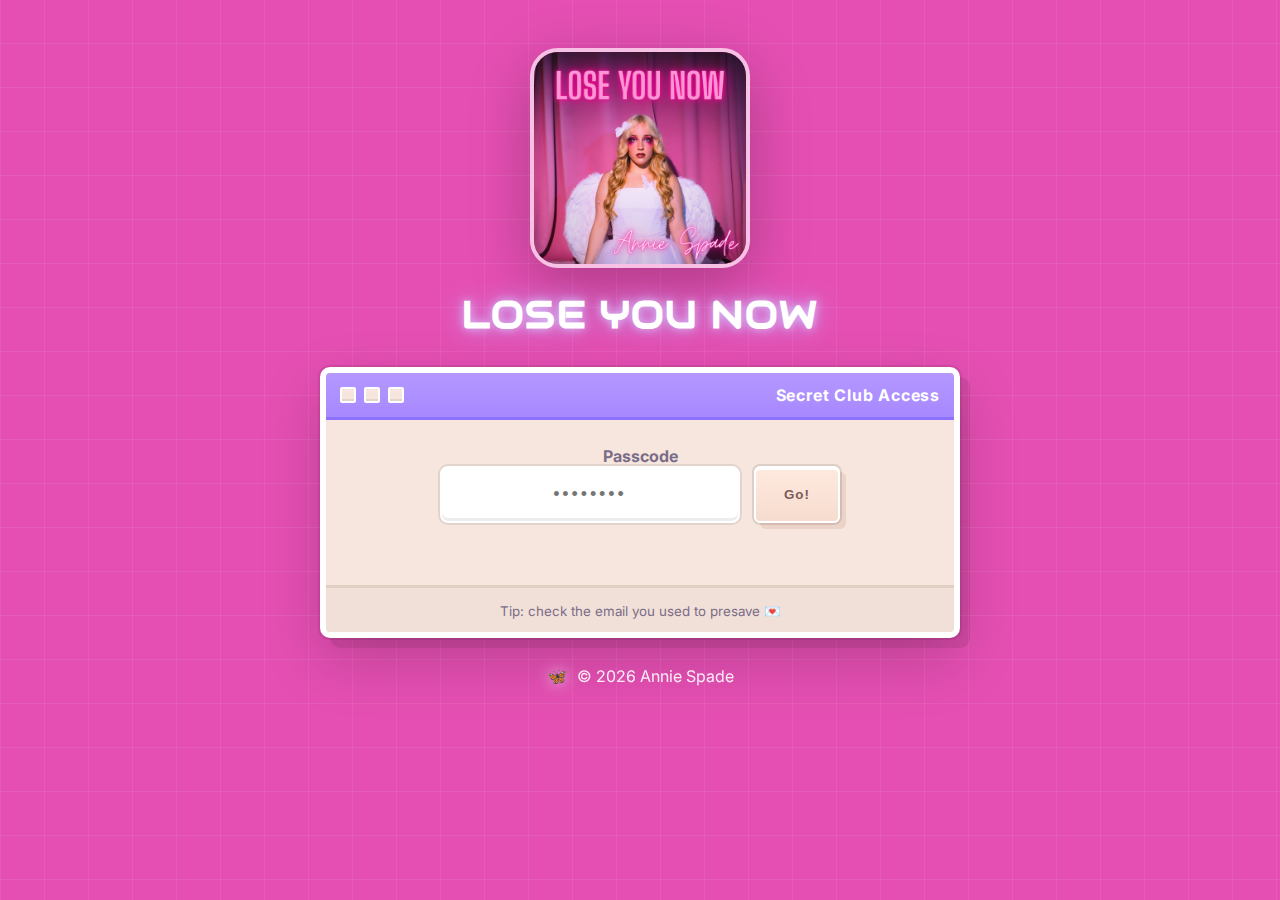
<file: LYN Promo Site/index.html>
<!doctype html>
<html lang="en">
<head>
  <meta charset="utf-8" />
  <meta name="viewport" content="width=device-width, initial-scale=1" />
  <title>Lose You Now — Access</title>
  <link rel="preconnect" href="https://fonts.googleapis.com">
  <link href="https://fonts.googleapis.com/css2?family=Audiowide&family=Inter:wght@400;600&display=swap" rel="stylesheet">
  <link rel="stylesheet" href="styles.css" />
  <meta name="theme-color" content="#ff7ac9">
</head>
<body class="pink-bg">
  <div class="noise"></div>

  <main class="center-wrap">
    <img class="cover" src="assets/cover.jpg" alt="Lose You Now cover art by Annie Spade" />
    <h1 class="neon">LOSE YOU NOW</h1>

    <!-- Grey vintage box -->
    <section class="vault">
      <div class="vault-head">
        <span class="dot"></span><span class="dot"></span><span class="dot"></span>
        <span class="vault-title">Secret Club Access</span>
      </div>

      <div class="vault-body">
        <label class="label" for="code-input">Passcode</label>
        <div class="input-row">
          <input id="code-input" class="code-input" placeholder="••••••••" autocomplete="one-time-code" />
          <button id="enter-btn" class="enter-btn window-btn">Go!</button>
        </div>
        <p id="msg" class="msg" role="status" aria-live="polite"></p>
      </div>
      <div class="vault-foot">
        <small>Tip: check the email you used to presave 💌</small>
      </div>
    </section>

    <footer class="ft">
      <span class="butterfly">🦋</span>
      <span>© <script>document.write(new Date().getFullYear())</script> Annie Spade</span>
    </footer>
  </main>

  <script src="script.js"></script>
</body>
</html>
</file>
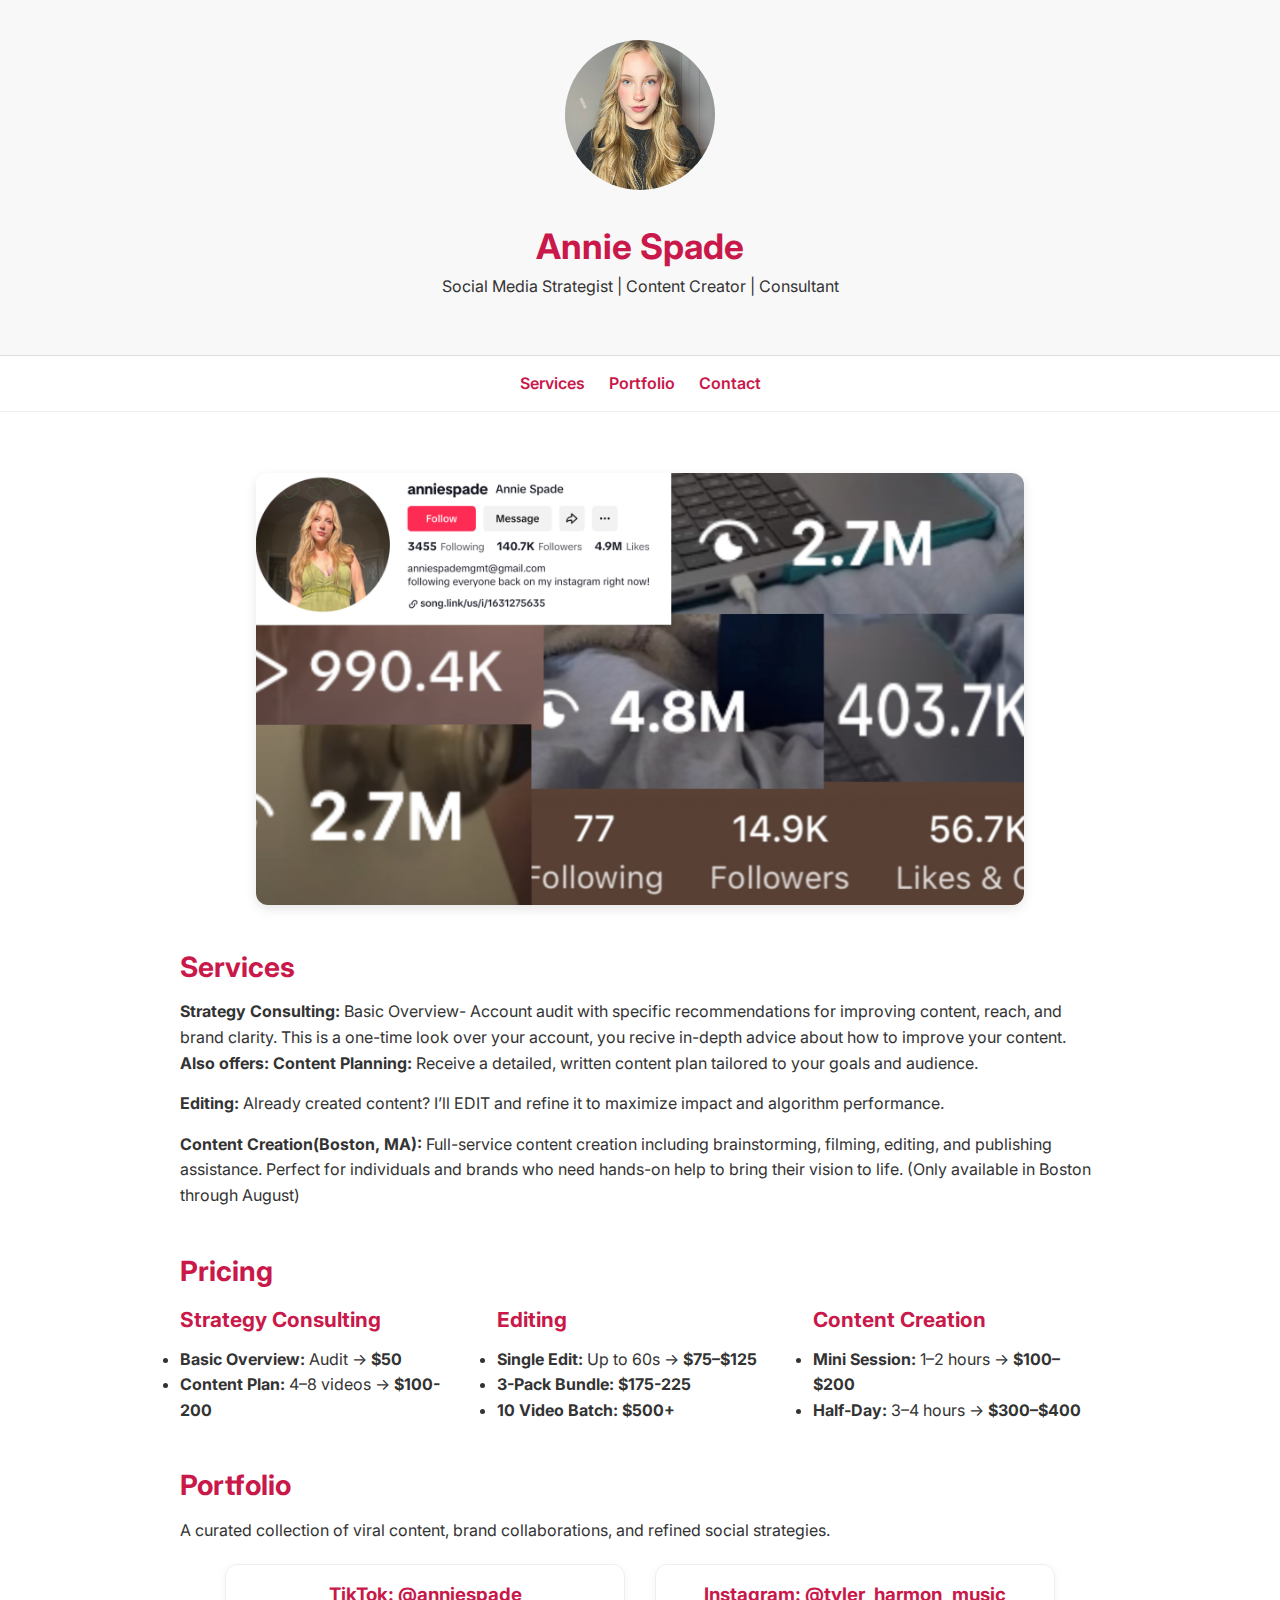
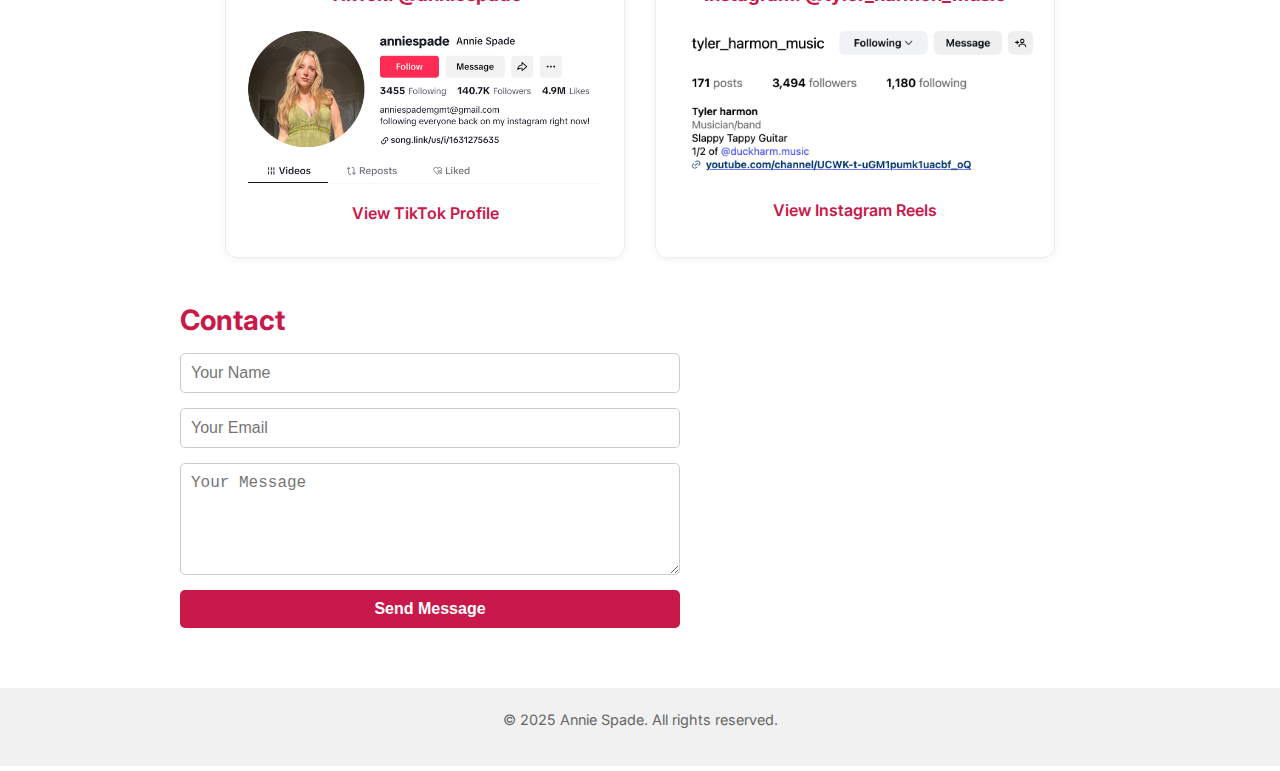
<file: index1.html>
<!DOCTYPE html>
<html lang="en">
<head>
  <meta charset="UTF-8" />
  <meta name="viewport" content="width=device-width, initial-scale=1.0" />
  <title>Annie Spade | Social Media Services</title>
  <link href="https://fonts.googleapis.com/css2?family=Inter:wght@400;600&display=swap" rel="stylesheet" />
  <style>
    * {
      box-sizing: border-box;
      margin: 0;
      padding: 0;
    }
    body {
      font-family: 'Inter', sans-serif;
      background-color: #ffffff;
      color: #333;
      line-height: 1.6;
    }
    header {
      background-color: #f8f8f8;
      padding: 40px 20px;
      text-align: center;
      border-bottom: 1px solid #ddd;
    }
    header img {
      width: 150px;
      height: 150px;
      object-fit: cover;
      border-radius: 50%;
      margin-bottom: 20px;
    }
    header h1 {
      font-size: 2.2rem;
      color: #c9184a;
    }
    nav {
      display: flex;
      justify-content: center;
      gap: 1.5rem;
      padding: 15px;
      background-color: #fff;
      border-bottom: 1px solid #eee;
    }
    nav a {
      text-decoration: none;
      color: #c9184a;
      font-weight: 600;
    }
    .banner {
      width: 60%;
      max-width: 60%;
      margin: 20px auto;
      text-align: center;
    }
    .banner-text {
      font-size: 1.2rem;
      color: #c9184a;
      font-weight: 600;
      margin-bottom: 10px;
      opacity: 0;
      transform: translateY(20px);
      animation: fadeInUp 1s ease-in-out forwards;
    }
    .banner img {
      width: 100%;
      height: auto;
      display: block;
      object-fit: cover;
      border-radius: 12px;
      box-shadow: 0 4px 12px rgba(0,0,0,0.1);
    }
    @keyframes fadeInUp {
      to {
        opacity: 1;
        transform: translateY(0);
      }
    }
    .container {
      max-width: 960px;
      margin: auto;
      padding: 20px;
    }
    section {
      margin-bottom: 40px;
    }
    h2 {
      font-size: 1.75rem;
      margin-bottom: 10px;
      color: #c9184a;
    }
    p {
      margin-bottom: 15px;
    }
    form {
      display: flex;
      flex-direction: column;
      gap: 15px;
      max-width: 500px;
    }
    input, textarea, button {
      padding: 10px;
      font-size: 1rem;
      border: 1px solid #ccc;
      border-radius: 5px;
    }
    button {
      background-color: #c9184a;
      color: white;
      border: none;
      cursor: pointer;
      font-weight: 600;
    }
    button:hover {
      background-color: #a01338;
    }
    footer {
      text-align: center;
      padding: 20px;
      background-color: #f1f1f1;
      font-size: 0.9rem;
      color: #666;
    }
    @media (max-width: 600px) {
      header h1 {
        font-size: 1.75rem;
      }
      nav {
        flex-direction: column;
        align-items: center;
      }
      .banner {
        width: 90%;
        max-width: 90%;
      }
    }
  </style>
</head>
<body>
  <header>
    <img src="IMG_6293.jpg" alt="Annie Spade Headshot" />
    <h1>Annie Spade</h1>
    <p>Social Media Strategist | Content Creator | Consultant</p>
  </header>

  <nav>
    <a href="#services">Services</a>
    <a href="#portfolio">Portfolio</a>
    <a href="#contact">Contact</a>
  </nav>

  <div class="banner">
    <div class="banner-text">You want these numbers? Let’s make it happen.</div>
    <img src="DB494566-06B7-4B80-BCFC-0076F8139506.JPEG" alt="Results Banner" />
  </div>

  <div class="container">
    <section id="services">
      <h2>Services</h2>
      <p><strong>Strategy Consulting:</strong> Basic Overview- Account audit with specific recommendations for improving content, reach, and brand clarity. This is a one-time look over your account, you recive in-depth advice about how to improve your content. <strong>Also offers: Content Planning:</strong> Receive a detailed, written content plan tailored to your goals and audience.</li>
      <p><strong>Editing:</strong> Already created content? I’ll EDIT and refine it to maximize impact and algorithm performance.</p>		  
      <p><strong>Content Creation(Boston, MA):</strong> Full-service content creation including brainstorming, filming, editing, and publishing assistance. Perfect for individuals and brands who need hands-on help to bring their vision to life. (Only available in Boston through August)</p>


      </ul>
    </section>

    <section id="pricing">
  <h2>Pricing</h2>
  <div style="display: grid; grid-template-columns: repeat(auto-fit, minmax(280px, 1fr)); gap: 30px;">
    <div>
      <h3 style="color: #c9184a; font-size: 1.3rem; margin-bottom: 10px;">Strategy Consulting</h3>
      <ul>
        <li><strong>Basic Overview:</strong> Audit → <strong>$50</strong></li>
        <li><strong>Content Plan:</strong> 4–8 videos → <strong>$100-200</strong></li>
      </ul>
    </div>
    <div>
      <h3 style="color: #c9184a; font-size: 1.3rem; margin-bottom: 10px;">Editing</h3>
      <ul>
        <li><strong>Single Edit:</strong> Up to 60s → <strong>$75–$125</strong></li>
        <li><strong>3-Pack Bundle:</strong> <strong>$175-225</strong></li>
        <li><strong>10 Video Batch:</strong> <strong>$500+</strong></li>
      </ul>
    </div>
    <div>
      <h3 style="color: #c9184a; font-size: 1.3rem; margin-bottom: 10px;">Content Creation</h3>
      <ul>
        <li><strong>Mini Session:</strong> 1–2 hours → <strong>$100–$200</strong></li>
        <li><strong>Half-Day:</strong> 3–4 hours → <strong>$300–$400</strong></li>
      </ul>
      </div> <!-- closes the pricing grid -->
    </section>
<section id="portfolio">
  <h2>Portfolio</h2>
  <p>A curated collection of viral content, brand collaborations, and refined social strategies.</p>

  <div style="display: flex; flex-wrap: wrap; gap: 30px; margin-top: 20px; justify-content: center;">

    <!-- TikTok Preview -->
    <div style="flex: 1 1 280px; max-width: 400px; border: 1px solid #eee; border-radius: 12px; padding: 15px; text-align: center; box-shadow: 0 2px 8px rgba(0,0,0,0.05);">
      <h3 style="color: #c9184a; margin-bottom: 10px;">TikTok: @anniespade</h3>
      <a href="https://www.tiktok.com/@anniespade?lang=en" target="_blank" style="text-decoration: none; color: inherit;">
        <img src="Screenshot 2025-06-04 at 1.32.44 PM.png" alt="Annie Spade TikTok Preview" style="width: 100%; border-radius: 10px;" />
        <p style="margin-top: 10px; color: #c9184a; font-weight: 600;">View TikTok Profile</p>
      </a>
    </div>

    <!-- Instagram Preview -->
    <div style="flex: 1 1 280px; max-width: 400px; border: 1px solid #eee; border-radius: 12px; padding: 15px; text-align: center; box-shadow: 0 2px 8px rgba(0,0,0,0.05);">
      <h3 style="color: #c9184a; margin-bottom: 10px;">Instagram: @tyler_harmon_music</h3>
      <a href="https://www.instagram.com/tyler_harmon_music/reels/" target="_blank" style="text-decoration: none; color: inherit;">
        <img src="Screenshot 2025-06-04 at 1.32.56 PM.png" alt="Tyler Harmon Instagram Preview" style="width: 100%; border-radius: 10px;" />
        <p style="margin-top: 10px; color: #c9184a; font-weight: 600;">View Instagram Reels</p>
      </a>
    </div>

  </div>
</section>

	<section id="contact">
	  <h2>Contact</h2>
	  <form action="https://formsubmit.co/anniespademgmt@gmail.com" method="POST">
	    <input type="hidden" name="_next" value="https://anniespade.github.io/thanks.html">
	    <input type="hidden" name="_captcha" value="false">
    
	    <input type="text" name="name" placeholder="Your Name" required />
	    <input type="email" name="email" placeholder="Your Email" required />
	    <textarea name="message" rows="5" placeholder="Your Message" required></textarea>
	    <button type="submit">Send Message</button>
	  </form>
	</section>
	
  </div>

  <footer>
    <p>&copy; 2025 Annie Spade. All rights reserved.</p>
  </footer>
</body>
</html>
</file>
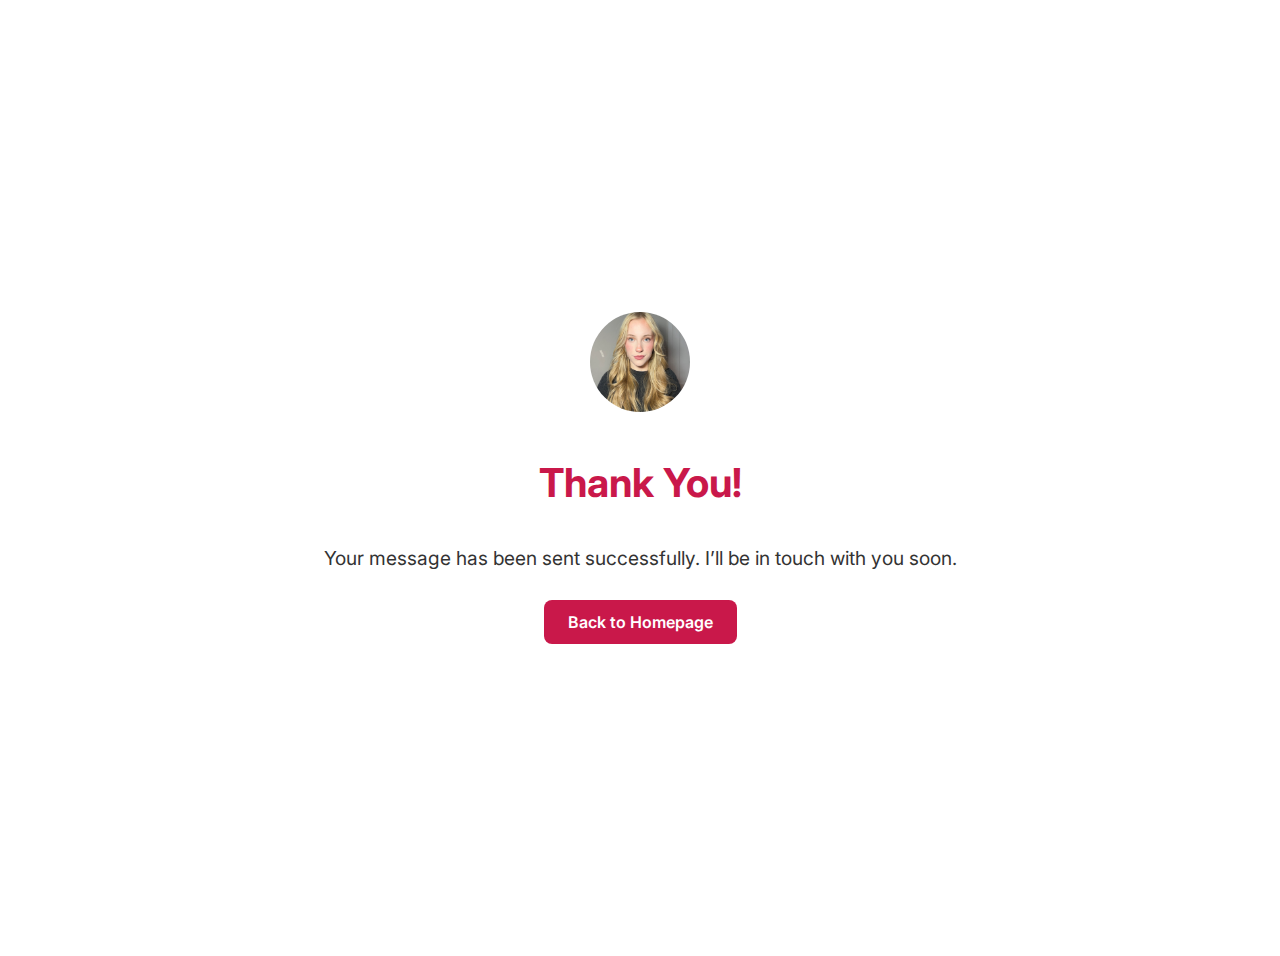
<file: thanks.html>
<!DOCTYPE html>
<html lang="en">
<head>
  <meta charset="UTF-8" />
  <meta name="viewport" content="width=device-width, initial-scale=1.0" />
  <title>Thank You | Annie Spade</title>
  <link href="https://fonts.googleapis.com/css2?family=Inter:wght@400;600&display=swap" rel="stylesheet" />
  <style>
    body {
      font-family: 'Inter', sans-serif;
      background-color: #ffffff;
      color: #333;
      display: flex;
      flex-direction: column;
      justify-content: center;
      align-items: center;
      height: 100vh;
      text-align: center;
      padding: 20px;
    }
    h1 {
      font-size: 2.5rem;
      color: #c9184a;
      margin-bottom: 20px;
    }
    p {
      font-size: 1.2rem;
      margin-bottom: 30px;
    }
    a {
      display: inline-block;
      padding: 12px 24px;
      background-color: #c9184a;
      color: #fff;
      text-decoration: none;
      border-radius: 8px;
      font-weight: 600;
      transition: background-color 0.3s ease;
    }
    a:hover {
      background-color: #a01338;
    }
    img {
      width: 100px;
      height: 100px;
      object-fit: cover;
      border-radius: 50%;
      margin-bottom: 20px;
    }
  </style>
</head>
<body>
  <img src="IMG_6293.jpg" alt="Annie Spade Profile" />
  <h1>Thank You!</h1>
  <p>Your message has been sent successfully. I’ll be in touch with you soon.</p>
  <a href="https://anniespade.github.io/">Back to Homepage</a>
</body>
</html>
</file>
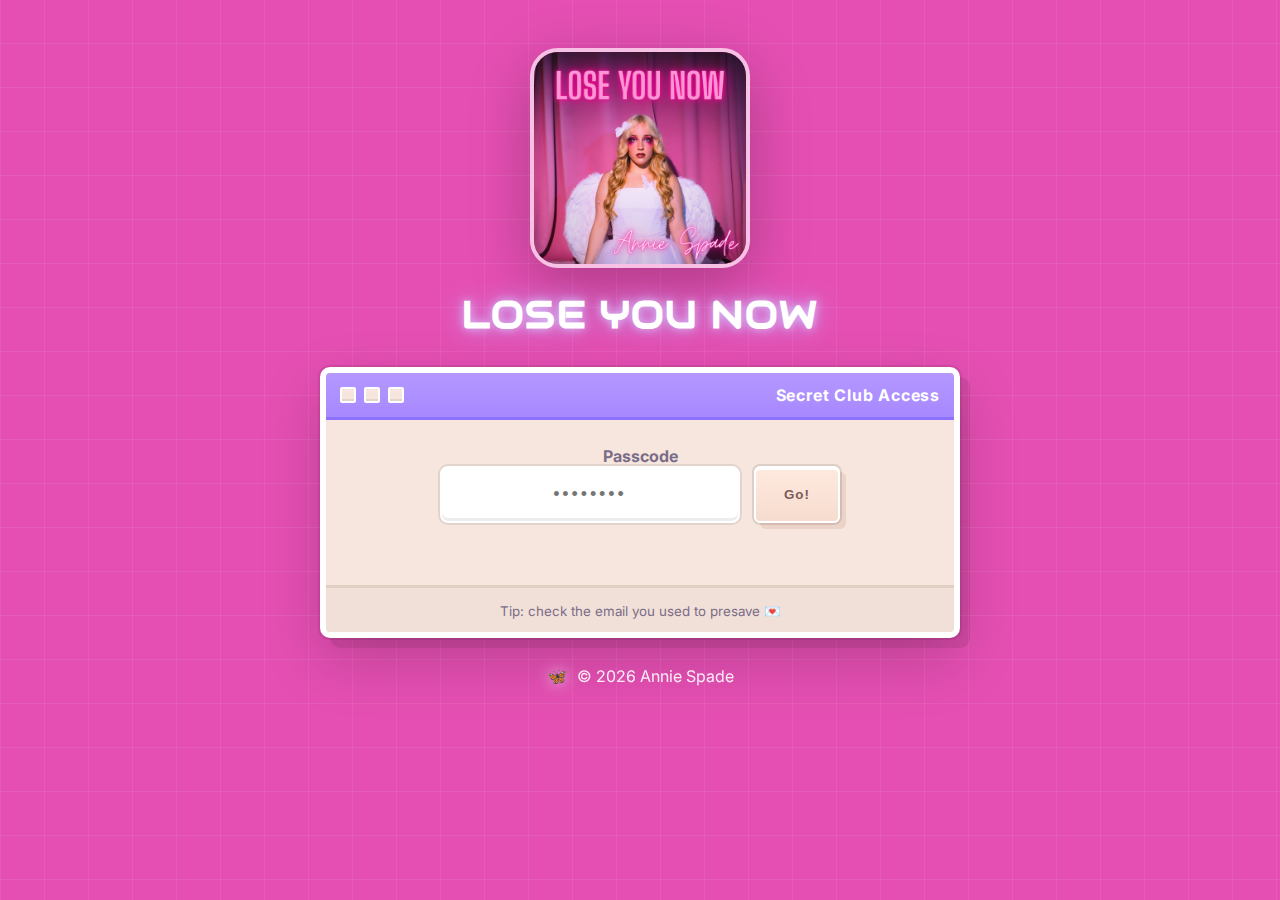
<file: LYN Promo Site/secret.html>
<!doctype html>
<html lang="en">
<head>
  <meta charset="utf-8" />
  <meta name="viewport" content="width=device-width, initial-scale=1" />
  <title>Lose You Now — Secret Room</title>
  <link rel="preconnect" href="https://fonts.googleapis.com">
  <link href="https://fonts.googleapis.com/css2?family=Audiowide&family=Inter:wght@400;600&display=swap" rel="stylesheet">
  <link rel="stylesheet" href="styles.css" />
</head>
<body class="pink-bg stars">
  <div class="noise"></div>

  <main class="secret-wrap">
    <header class="secret-head">
      <h1 class="neon small">WELCOME, <span id="fanName">Angel</span> ✨</h1>
      <p class="sub">You’re early. Here’s the first listen and a cute game game. Thank you for pre-saving! </p>
    </header>

    <section class="player-card">
      <div class="player-top">
        <img src="assets/cover.jpg" alt="Lose You Now cover art" />
        <div class="meta">
          <h2>Lose You Now</h2>
          <p>by Annie Spade</p>
          <button id="playBtn" class="enter-btn wide">▶︎ Play</button>
        </div>
      </div>
      <audio id="player" preload="metadata">
        <source src="audio/LoseYouNow.wav" type="audio/wav" />
        <!-- (add an mp3 too if you have it)
        <source src="audio/LoseYouNow.mp3" type="audio/mpeg" /> -->
        Your browser doesn’t support HTML5 audio.
      </audio>
      <div class="scrubber">
        <input id="seek" type="range" min="0" max="100" value="0" />
        <div class="time"><span id="cur">0:00</span> / <span id="dur">0:00</span></div>
      </div>
    </section>
   
<!-- Replace your <section class="game-card">...</section> with this -->
    <section class="game-card" id="petCard">
        <h3 class="y2k">Pixel Pet ★</h3>
    
        <!-- Status bars -->
        <div class="pet-bars">
        <div class="bar"><span>Hunger</span><div class="bar-fill" id="barHunger" style="width:80%"></div></div>
        <div class="bar"><span>Happy</span><div class="bar-fill" id="barHappy" style="width:90%"></div></div>
        <div class="bar"><span>Energy</span><div class="bar-fill" id="barEnergy" style="width:70%"></div></div>
        </div>
    
        <!-- The pet canvas -->
        <canvas id="pet" width="320" height="320" aria-label="Y2K Pixel Pet"></canvas>
    
        <!-- Controls -->
        <div class="pet-controls">
        <button class="enter-btn window-btn" id="btnFeed">Feed 🍓</button>
        <button class="enter-btn window-btn" id="btnPet">Pet ✨</button>
        <button class="enter-btn window-btn" id="btnSleep">Sleep 🌙</button>
        </div>
    
        <p class="hint">Tip: keep your pet fed, happy, and rested. Idle for a while and it gets sleepy 💤</p>
    </section>


    <footer class="ft">
      <a class="enter-btn ghost" href="./">Log out</a>
    </footer>
  </main>

  <script>
    // guard route — basic client-side check
    if (!sessionStorage.getItem('as_access_ok')) {
      location.replace('./');
    }
    const fanName = sessionStorage.getItem('as_fan_name') || 'Angel';
    document.getElementById('fanName').textContent = fanName;

    // simple audio UI
    const audio = document.getElementById('player');
    const playBtn = document.getElementById('playBtn');
    const seek = document.getElementById('seek');
    const cur = document.getElementById('cur');
    const dur = document.getElementById('dur');

    function fmt(s){const m=Math.floor(s/60)||0; const sec=Math.floor(s%60)||0; return `${m}:${sec.toString().padStart(2,'0')}`;}
    audio.addEventListener('loadedmetadata', ()=>{ dur.textContent = fmt(audio.duration||0); });
    audio.addEventListener('timeupdate', ()=>{ seek.value = ((audio.currentTime/audio.duration)*100)||0; cur.textContent = fmt(audio.currentTime); });
    seek.addEventListener('input', ()=>{ audio.currentTime = (seek.value/100)*(audio.duration||0); });
    playBtn.addEventListener('click', ()=>{
      if (audio.paused){ audio.play(); playBtn.textContent='⏸ Pause'; } else { audio.pause(); playBtn.textContent='▶︎ Play'; }
    });

   
  </script>

<script>
    /* ===== Pixel Tamagotchi Pet (no libraries) ===== */
    (function(){
      const cvs = document.getElementById('pet');
      const ctx = cvs.getContext('2d');
    
      // Bars
      const barH = document.getElementById('barHunger');
      const barHa = document.getElementById('barHappy');
      const barE = document.getElementById('barEnergy');
    
      // Controls
      const feedBtn = document.getElementById('btnFeed');
      const petBtn  = document.getElementById('btnPet');
      const sleepBtn= document.getElementById('btnSleep');
    
      // Pet state (0-100)
      const pet = {
        name: sessionStorage.getItem('as_fan_name') || 'Angel',
        hunger: 70, // fullness
        happy:  85,
        energy: 65,
        sleeping: false,
        t: 0,
        heartFx: [],
        sparkFx: []
      };
    
      // Helpers
      function clamp(v){ return Math.max(0, Math.min(100, v)); }
      function pctToColor(p){ // pastel -> green
        if(p > 66) return '#78d39b';
        if(p > 33) return '#f3c366';
        return '#e4819a';
      }
      function updateBars(){
        barH.style.width = pet.hunger + '%';
        barH.style.background = pctToColor(pet.hunger);
        barHa.style.width = pet.happy + '%';
        barHa.style.background = pctToColor(pet.happy);
        barE.style.width = pet.energy + '%';
        barE.style.background = pctToColor(pet.energy);
      }
    
      // Action handlers
      feedBtn.addEventListener('click', ()=>{
        pet.hunger = clamp(pet.hunger + 16);
        pet.happy  = clamp(pet.happy + 3);
        addHearts(5);
      });
      petBtn.addEventListener('click', ()=>{
        pet.happy  = clamp(pet.happy + 12);
        addSparkles(7);
      });
      sleepBtn.addEventListener('click', ()=>{
        pet.sleeping = !pet.sleeping;
        sleepBtn.textContent = pet.sleeping ? 'Wake ☀️' : 'Sleep 🌙';
      });
    
      // FX
      function addHearts(n){
        for(let i=0;i<n;i++){
          pet.heartFx.push({
            x: 160 + (Math.random()*40-20),
            y: 170 + (Math.random()*10-5),
            vy: - (0.8 + Math.random()*0.8),
            a: 1,
            s: 0.8 + Math.random()*0.6
          });
        }
      }
      function addSparkles(n){
        for(let i=0;i<n;i++){
          pet.sparkFx.push({
            x: 160 + (Math.random()*110-55),
            y: 170 + (Math.random()*70-35),
            vy: - (0.5 + Math.random()*0.6),
            a: 1,
            r: Math.random()*Math.PI*2
          });
        }
      }
    
      // Draw pet (simple pixel-y blob with ears, eyes, blush)
      function drawPet(){
        const t = pet.t;
        ctx.save();
        ctx.clearRect(0,0,cvs.width,cvs.height);
    
        // background panel
        ctx.fillStyle = '#f6e6dd';
        ctx.fillRect(0,0,320,320);
    
        // subtle gradient sky
        const g = ctx.createLinearGradient(0,0,0,320);
        g.addColorStop(0,'#fff5fb');
        g.addColorStop(1,'#f2dcff');
        ctx.fillStyle = g;
        ctx.fillRect(12,12,296,296);
    
        // table
        ctx.fillStyle = '#f0d8cf';
        ctx.fillRect(12,220,296,88);
    
        // body wobble
        const wob = Math.sin(t/18)*2;
    
        // shadow
        ctx.beginPath();
        ctx.ellipse(160, 230, 55, 12, 0, 0, Math.PI*2);
        ctx.fillStyle = 'rgba(0,0,0,0.08)';
        ctx.fill();
    
        // body
        ctx.save();
        ctx.translate(0, wob);
        const bodyGrad = ctx.createLinearGradient(105,120,215,240);
        bodyGrad.addColorStop(0,'#ffffff');
        bodyGrad.addColorStop(1,'#f3e7ff');
        ctx.fillStyle = bodyGrad;
        roundedEgg(160,180,70,60,24);
        ctx.fill();
    
        // ears
        drawEar(125,120, -0.2);
        drawEar(195,120,  0.2);
    
        // face
        // eyes blink
        const blink = (Math.floor(t/120)%50===0) ? 0.15 : 1;
        ctx.fillStyle = '#5a4f61';
        // eyes
        ctx.beginPath(); ctx.ellipse(140,165,5,8*blink,0,0,Math.PI*2); ctx.fill();
        ctx.beginPath(); ctx.ellipse(180,165,5,8*blink,0,0,Math.PI*2); ctx.fill();
        // mouth (happy if happy>40, otherwise flat/sad)
        ctx.lineWidth = 2;
        ctx.strokeStyle = '#5a4f61';
        ctx.beginPath();
        if(pet.happy>40){
          ctx.arc(160,178,8,0,Math.PI,false);
        }else if(pet.happy>20){
          ctx.moveTo(150,178); ctx.lineTo(170,178);
        }else{
          ctx.arc(160,184,8,Math.PI,0,false);
        }
        ctx.stroke();
    
        // blush
        ctx.globalAlpha = 0.5;
        ctx.fillStyle = '#ffb3c6';
        ctx.beginPath(); ctx.ellipse(128,178,9,5,0,0,Math.PI*2); ctx.fill();
        ctx.beginPath(); ctx.ellipse(192,178,9,5,0,0,Math.PI*2); ctx.fill();
        ctx.globalAlpha = 1;
    
        ctx.restore();
    
        // Zzz overlay if sleeping
        if(pet.sleeping){
          ctx.fillStyle = 'rgba(131,104,203,0.08)';
          ctx.fillRect(12,12,296,296);
          ctx.font = '20px Arial';
          ctx.fillStyle = '#a788ff';
          ctx.fillText('Z', 220, 80 + Math.sin(t/8)*3);
          ctx.fillText('z', 235, 95 + Math.cos(t/10)*3);
          ctx.fillText('Z', 250, 70 + Math.sin(t/12)*3);
        }
    
        // Hearts FX
        pet.heartFx.forEach(h=>{
          ctx.save();
          ctx.translate(h.x, h.y);
          ctx.scale(h.s, h.s);
          ctx.globalAlpha = h.a;
          ctx.fillStyle = 'rgba(255,120,180,0.95)';
          ctx.beginPath();
          ctx.moveTo(0,0);
          ctx.bezierCurveTo(-8,-8,-14,6,0,14);
          ctx.bezierCurveTo(14,6,8,-8,0,0);
          ctx.fill();
          ctx.restore();
        });
    
        // Sparkles FX
        pet.sparkFx.forEach(s=>{
          ctx.save();
          ctx.translate(s.x, s.y);
          ctx.rotate(s.r + t/50);
          ctx.globalAlpha = s.a;
          ctx.fillStyle = '#ffffff';
          star(0,0,5,8,4);
          ctx.fill();
          ctx.restore();
        });
    
        ctx.restore();
      }
    
      function drawEar(x,y,tilt){
        ctx.save();
        ctx.translate(x,y);
        ctx.rotate(tilt);
        ctx.fillStyle = '#ffffff';
        roundedEgg(0,0,18,26,8);
        ctx.fill();
        ctx.fillStyle = '#ffd6f0';
        roundedEgg(0,4,10,16,6);
        ctx.fill();
        ctx.restore();
      }
    
      // Shapes
      function roundedEgg(cx,cy,rx,ry,r){
        ctx.beginPath();
        ctx.moveTo(cx-rx+r, cy-ry);
        ctx.arcTo(cx+rx, cy-ry, cx+rx, cy+ry, r);
        ctx.arcTo(cx+rx, cy+ry, cx-rx, cy+ry, r);
        ctx.arcTo(cx-rx, cy+ry, cx-rx, cy-ry, r);
        ctx.arcTo(cx-rx, cy-ry, cx+rx, cy-ry, r);
        ctx.closePath();
      }
      function star(x,y, spikes, outerR, innerR){
        let rot = Math.PI/2 * 3;
        let cx = x, cy = y;
        let step = Math.PI / spikes;
        ctx.beginPath();
        ctx.moveTo(cx, cy - outerR);
        for (let i=0; i<spikes; i++) {
          let x1 = cx + Math.cos(rot) * outerR;
          let y1 = cy + Math.sin(rot) * outerR;
          ctx.lineTo(x1, y1);
          rot += step;
    
          x1 = cx + Math.cos(rot) * innerR;
          y1 = cy + Math.sin(rot) * innerR;
          ctx.lineTo(x1, y1);
          rot += step;
        }
        ctx.closePath();
      }
    
      // Game loop & needs
      function tick(){
        pet.t++;
    
        // Natural needs decay/regeneration
        if(pet.sleeping){
          pet.energy = clamp(pet.energy + 0.2);
          pet.happy  = clamp(pet.happy - 0.02);
          // hunger still drops slowly while sleeping
          pet.hunger = clamp(pet.hunger - 0.02);
          if(pet.energy >= 100){ pet.sleeping = false; sleepBtn.textContent = 'Sleep 🌙'; }
        }else{
          pet.hunger = clamp(pet.hunger - 0.04);
          pet.energy = clamp(pet.energy - 0.03);
          // happiness drifts towards the average of other stats
          const target = (pet.hunger + pet.energy)/2;
          pet.happy += (target - pet.happy) * 0.004;
          pet.happy = clamp(pet.happy);
        }
    
        // FX motion
        pet.heartFx.forEach(h=>{ h.y += h.vy; h.a -= 0.02; });
        pet.heartFx = pet.heartFx.filter(h=> h.a > 0);
        pet.sparkFx.forEach(s=>{ s.y += s.vy; s.a -= 0.025; });
        pet.sparkFx = pet.sparkFx.filter(s=> s.a > 0);
    
        updateBars();
        drawPet();
        requestAnimationFrame(tick);
      }
    
      // Initial draw
      updateBars();
      drawPet();
      tick();
    })();
    </script>
    

</body>
</html>
</file>
<file: LYN Promo Site/styles.css>
/* ===== Palette & base ===== */
:root{
    --lav:#c9b8ff;        /* lavender grid */
    --pink1:#e54fb3;
    --lav-deep:#a788ff;   /* titlebar purple */
    --peach:#f6e6dd;      /* window body */
    --peach-deep:#ebd3c7; /* window shadow */
    --ink:#5a4f61;        /* text */
    --grey2:#cfcfda;
    --grey3:#9fa0aa;
    --glow:#ffd6f3;
  }
  *{box-sizing:border-box}
  html,body{height:100%}
  body{margin:0;font-family:Inter,system-ui,-apple-system,Segoe UI,Roboto,Arial,sans-serif;color:var(--ink);overflow-x:hidden}
  .noise{pointer-events:none;position:fixed;inset:0;mix-blend-mode:overlay}

  /* Pixel Pet UI (place AFTER your main block) */
.pet-bars{display:grid;gap:8px;margin:8px 0 12px}
.bar{position:relative;height:14px;background:#efe8f6;border:2px solid #fff;outline:2px solid rgba(0,0,0,.08);border-radius:6px;box-shadow:inset 0 -2px 0 rgba(0,0,0,.05)}
.bar span{position:absolute;left:8px;top:-18px;font-size:11px;color:#7b6d88;font-weight:700}
.bar-fill{height:100%;border-radius:4px;transition:width .25s ease}

.pet-controls{display:flex;gap:10px;justify-content:center;margin-top:10px;flex-wrap:wrap}
#pet{display:block;margin:0 auto;border:6px solid #fff;outline:2px solid rgba(0,0,0,.08);border-radius:10px;box-shadow:6px 6px 0 #ebd3c7}

  
  /* ===== Background (lavender grid, like the mock) ===== */
  .pink-bg{
    --grid: 44px;
    background:
      linear-gradient(0deg, rgba(255,255,255,.07) 1px, transparent 1px) top left / var(--grid) var(--grid),
      linear-gradient(90deg, rgba(255,255,255,.07) 1px, transparent 1px) top left / var(--grid) var(--grid),
      var(--pink1);
    min-height:100%;
  }
  
  /* ===== Layout ===== */
  .center-wrap{max-width:680px;margin:0 auto;padding:48px 20px;text-align:center}
  .cover{width:220px;height:220px;object-fit:cover;border-radius:28px;box-shadow:0 18px 60px rgba(0,0,0,.25);border:4px solid rgba(255,255,255,.65);}
  
  /* Headline */
  .neon{
    font-family:Audiowide,cursive; letter-spacing:.03em; color:#fff;
    text-shadow: 0 0 10px #d7c9ff, 0 0 26px #bda8ff;
    margin:18px 0 28px; font-size:38px;
  }
  .neon.small{font-size:28px;margin-top:10px}
  
  /* ===== Retro window ===== */
  .vault{
    max-width:760px;
    margin:28px auto;
    background: var(--peach);
    border: 6px solid #fff;
    outline: 2px solid rgba(0,0,0,.08);
    border-radius: 10px;
    box-shadow: 10px 10px 0 rgba(0,0,0,.08), 0 22px 60px rgba(0,0,0,.18);
    overflow:hidden;
  }
  .vault-head{
    display:flex; align-items:center; gap:8px;
    padding:12px 14px;
    background: linear-gradient(#b498ff, var(--lav-deep));
    color:#fff; border-bottom: 3px solid #8c71ff;
  }
  .dot{ width:16px; height:16px; border-radius:2px; background:#f6e6dd;
    border:2px solid #fff; box-shadow: inset 0 -2px 0 rgba(0,0,0,.08); }
  .vault-title{ margin-left:auto; font-weight:700; letter-spacing:.05em; }
  .vault-body{ padding:26px 26px 16px; }
  .vault-foot{ padding:12px 16px; background:#f1e0d8; border-top:3px solid #e2cfc4; color:#7b6d88; }
  
  .label{ color:#7b6d88; font-weight:700; }
  .input-row{ display:flex; gap:14px; justify-content:center; }
  
  .code-input{
    width:300px; padding:16px 18px; text-align:center; letter-spacing:.16em;
    border-radius:8px; background:#fff;
    border:2px solid #fff; outline:2px solid rgba(0,0,0,.08);
    box-shadow: inset 0 -3px 0 rgba(0,0,0,.07);
    font-size:18px; color:var(--ink);
  }
  
  /* Button – chunky, peach shadow */
  .enter-btn{
    padding:14px 18px;border-radius:14px;border:1px solid var(--grey3);
    background:linear-gradient(#e6e7ee,#cfd0da); color:#2f2a33; font-weight:700; letter-spacing:.12em;
    box-shadow:0 8px 24px rgba(0,0,0,.18), inset 0 2px 0 #fff; cursor:pointer; transition:transform .06s ease;
  }
  .enter-btn.window-btn{
    padding:14px 28px;
    font-weight:800; letter-spacing:.08em;
    color:#7a5c5a; background: linear-gradient(#ffe9de, #f6dccf);
    border:2px solid #fff; outline:2px solid rgba(0,0,0,.1);
    border-radius:6px;
    box-shadow: 6px 6px 0 var(--peach-deep), inset 0 2px 0 #fff;
    transition: transform .05s ease, box-shadow .05s ease;
  }
  .enter-btn.window-btn:hover{ transform: translate(-1px,-1px); box-shadow: 7px 7px 0 var(--peach-deep), inset 0 2px 0 #fff; }
  .enter-btn.window-btn:active{ transform: translate(3px,3px); box-shadow: 2px 2px 0 var(--peach-deep), inset 0 2px 0 #fff; }
  
  .msg{height:22px;margin-top:8px;font-weight:600}
  .msg.error{ color:#a0486a; }
  .msg.ok{ color:#2d7d55; }
  
  /* Footer & secret page bits (unchanged) */
  .ft{display:flex;gap:10px;align-items:center;justify-content:center;color:#fff;opacity:.9;margin-top:20px}
  .butterfly{filter:drop-shadow(0 0 8px var(--glow))}
  .secret-wrap{max-width:920px;margin:0 auto;padding:32px 18px;text-align:center}
  .sub{color:#fff;opacity:.9;margin:6px 0 18px}
  .player-card,.game-card{
    background:linear-gradient(180deg,#f6f7fb,#e9e9ee);
    border:1px solid var(--grey2); border-radius:22px; padding:16px; margin:10px auto;
    box-shadow:inset 0 2px 0 #fff, inset 0 -2px 0 rgba(0,0,0,.05), 0 16px 40px rgba(0,0,0,.20);
  }
  .player-top{display:flex;gap:16px;align-items:center;justify-content:center;flex-wrap:wrap}
  .player-top img{width:128px;height:128px;object-fit:cover;border-radius:18px;border:4px solid rgba(255,255,255,.7)}
  .player-top .meta h2{margin:0 0 4px}
  .scrubber{margin-top:10px}
  .scrubber input[type="range"]{width:80%}
  .time{font-size:12px;color:#6a6570;margin-top:6px}
  .game-card{max-width:360px}
  .y2k{font-family:Audiowide,cursive;margin:6px 0 10px}
  .score{font-weight:700;margin:8px 0}
  .hint{font-size:12px;color:#6a6570}
  
  /* sparkle unlock */
  .sparkle:before{
    content:""; position:fixed; inset:0; pointer-events:none;
    background: radial-gradient(600px 200px at 20% 20%, rgba(255,255,255,.18), transparent 60%),
                radial-gradient(800px 240px at 80% 70%, rgba(255,255,255,.18), transparent 60%);
    animation:spark 4s linear infinite;
  }
  @keyframes spark{0%{opacity:.6}50%{opacity:.25}100%{opacity:.6}}
  
  @media (max-width:520px){
    .code-input{width:55vw}
    .neon{font-size:30px}
  }
  
  /* cursor vibes */
  body{cursor:default}
  .input-row .enter-btn.window-btn{cursor:pointer}
</file>
